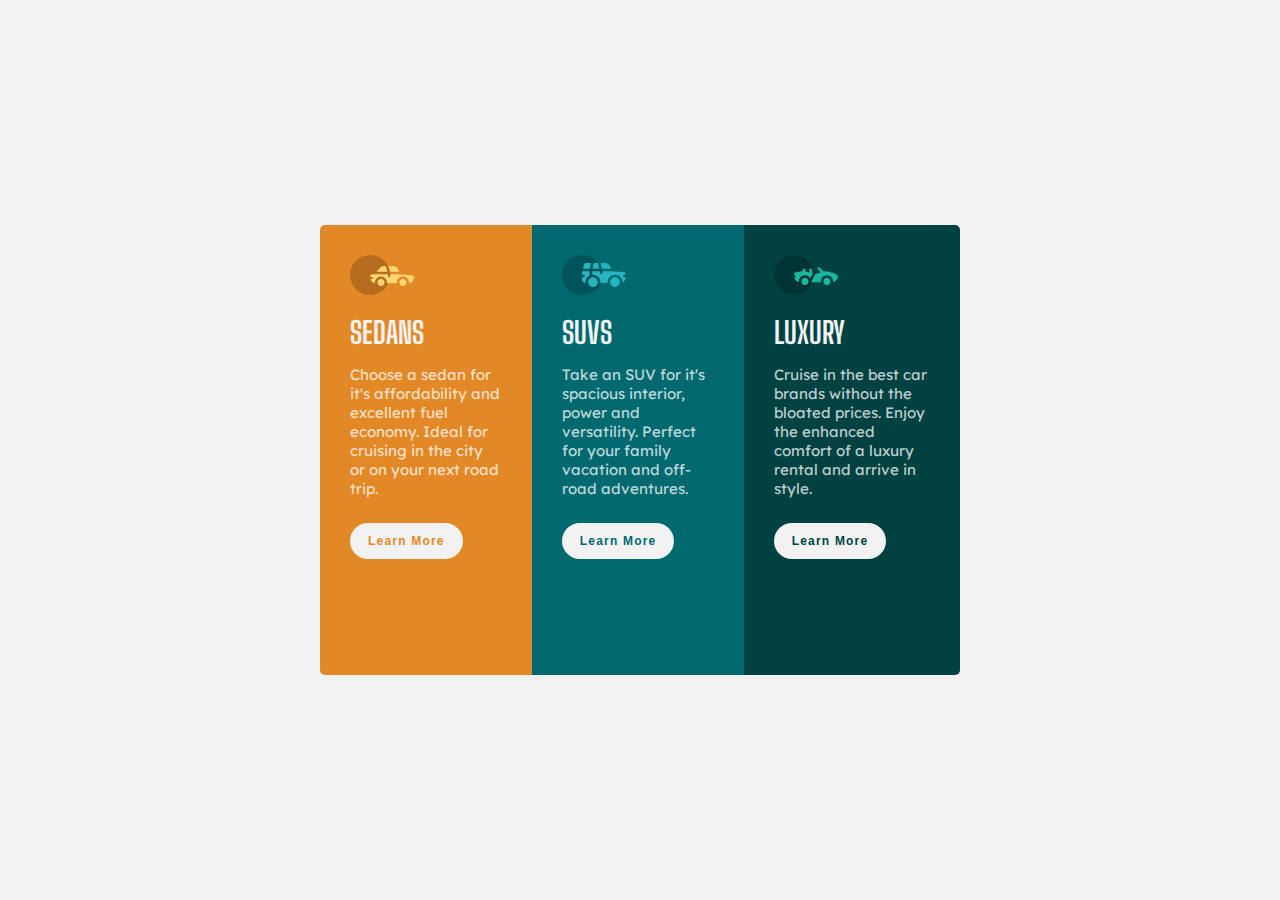
<file: index.html>
<!DOCTYPE html>
<html lang="en">
  <head>
    <meta charset="UTF-8" />
    <meta http-equiv="X-UA-Compatible" content="IE=edge" />
    <meta name="viewport" content="width=device-width, initial-scale=1.0" />
    <title>PhotoCard</title>
    <link href="styles.css" type="text/css" rel="stylesheet" />
    <link href="../Layout_Task/images/favicon-32x32.png" type="img/icon/png" rel="icon" />
    <link rel="stylesheet" href="https://fonts.googleapis.com/css2?family=Big+Shoulders+Display:wght@700&family=Lexend+Deca&display=swap" type="font"/>
    <link rel="preconnect" href="https://fonts.googleapis.com" />
    <link rel="preconnect" href="https://fonts.gstatic.com">
  </head>
  <body>
    <main>
      <div class="layout-container">
        <div class="sedans-card">
          <img
            src="../Layout_Task/images/icon-sedans.svg"
            type="img/icon/svg"
            alt="sedans-icon"
          />
          <h1>SEDANS</h1>
          <p>
            Choose a sedan for it's affordability and excellent fuel economy.
            Ideal for cruising in the city or on your next road trip.
          </p>
          <button id="sedan-btn">Learn More</button>
        </div>
        <div class="suvs-card">
          <img
            src="../Layout_Task/images/icon-suvs.svg"
            type="img/icon/svg"
            alt="suvs-icon"
          />
          <h1>SUVS</h1>
          <p>
            Take an SUV for it's spacious interior, power and versatility.
            Perfect for your family vacation and off-road adventures.
          </p>
          <button id="suv-btn">Learn More</button>
        </div>
        <div class="luxury-card">
          <img
            src="../Layout_Task/images/icon-luxury.svg"
            type="img/icon/svg"
            alt="luxury-icon"
          />
          <h1>LUXURY</h1>
          <p>
            Cruise in the best car brands without the bloated prices. Enjoy the
            enhanced comfort of a luxury rental and arrive in style.
          </p>
          <button id="luxury-btn">Learn More</button>
        </div>
      </div>
    </main>
  </body>
</html>
</file>
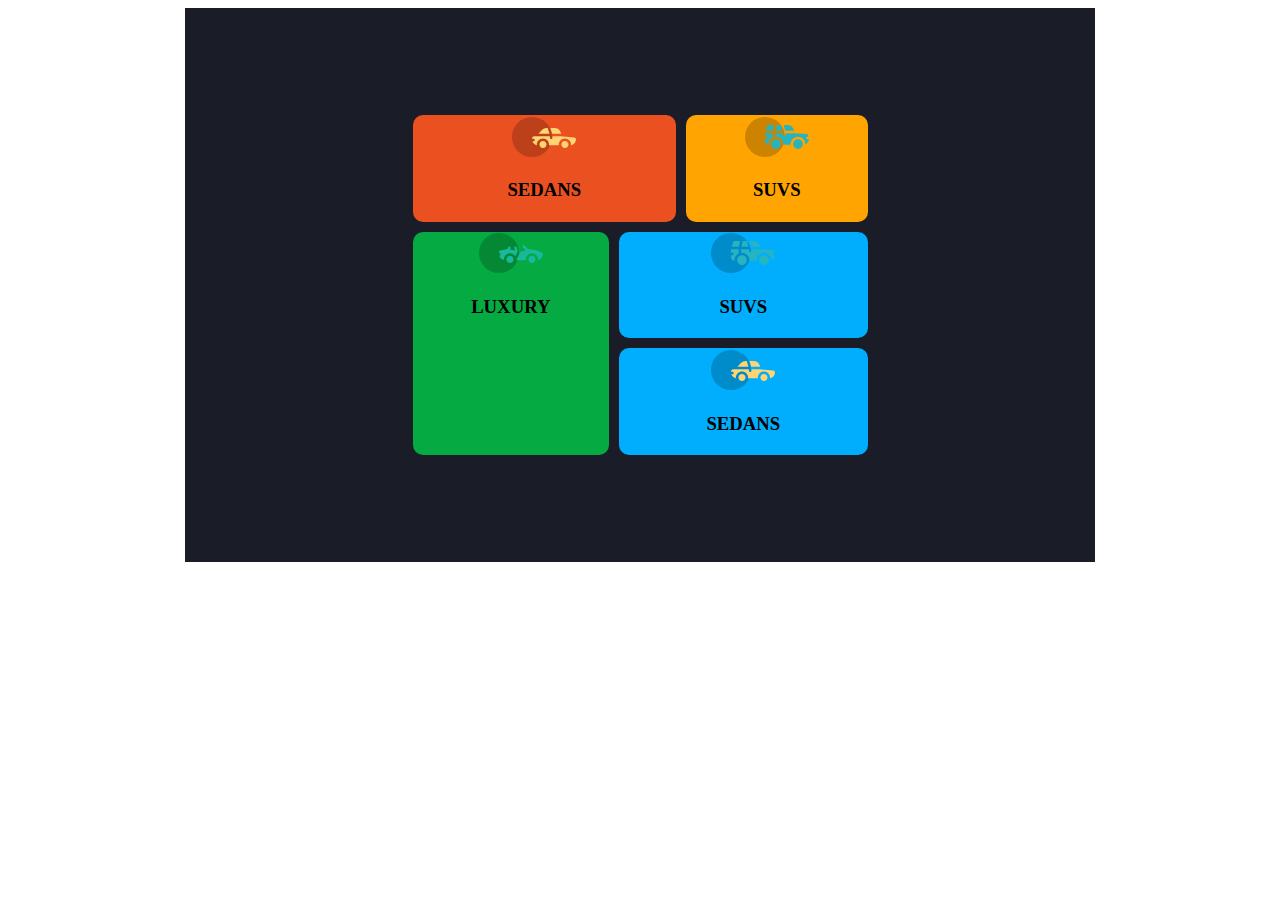
<file: grid.html>
<!DOCTYPE html>
<html lang="en">
<head>
    <meta charset="UTF-8">
    <meta http-equiv="X-UA-Compatible" content="IE=edge">
    <meta name="viewport" content="width=device-width, initial-scale=1.0">
    <title>CSS Grid</title>
    <link rel="stylesheet" href="grid-styles.css">
    <link href="../Layout_Task/images/favicon-32x32.png" type="img/icon/png" rel="icon" />
</head>
<body class="grid-body">
    <main class="main-container">
        <div class="grid-container">
                <div class="item-a">
                        <img src="../Layout_Task/images/icon-sedans.svg" alt="sedan car">
                        <h3>SEDANS</h3>
                </div>
                <div class="item-b">
                        <img src="./images/icon-suvs.svg" alt="suv car">
                        <h3>SUVS</h3>
                </div>
                <div class="item-c">
                        <img src="./images/icon-luxury.svg" alt="luxury car">
                        <h3>LUXURY</h3>
                </div>
                <div class="item-d">
                        <img src="./images/icon-suvs.svg" alt="suv car">
                        <h3>SUVS</h3>
                </div>
                <div class="item-e">
                        <img src="./images/icon-sedans.svg" alt="sedan car">
                        <h3>SEDANS</h3>
                </div>
        </div>
</main>
</body>
</html>
</file>
<file: styles.css>
@import url("https://fonts.googleapis.com/css2?family=Big+Shoulders+Display:wght@700&family=Lexend+Deca&display=swap");

* {
  margin: 0;
  padding: 0;
  box-sizing: border-box;
}
main {
  font-size: 15px;
  width: 100%;
}
body {
  background-color: hsl(0, 0%, 95%);
}
.layout-container {
  position: relative;
  margin: auto;
  display: flex;
  width: 50%;
  justify-items: center;
  align-items: center;
  height: 100vh;
  color: white;
}
.sedans-card {
  padding: 2em;
  height: 30em;
  border-radius: 5px 0 0 5px;
  background-color: hsl(31, 77%, 52%);
  color: white;
}
.suvs-card {
  padding: 2em;
  height: 30em;
  background-color: hsl(184, 100%, 22%);
  color: white;
}
.luxury-card {
  padding: 2em;
  height: 30em;
  border-radius: 0 5px 5px 0;
  background-color: hsl(179, 100%, 13%);
  color: white;
}
p {
  font-family: Lexend Deca;
  color: hsla(0, 0%, 100%, 0.75);
  font-size: 15px;
  padding-bottom: 25px;
}
.sedans-card button {
  color: hsl(31, 77%, 52%);
}

.suvs-card button {
  color: hsl(184, 100%, 22%);
}

.luxury-card button {
  color: hsl(179, 100%, 13%);
}

button {
  background-color: hsl(0, 0%, 95%);
  letter-spacing: 0.1em;
  padding: 0.5rem 1rem;
  margin-left: 0;
  align-items: center;
  display: inline-flex;
  border-width: 2px;
  text-decoration: none;
  cursor: pointer;
  font-size: 0.75rem;
  font-weight: 700;
  line-height: 1rem;
  border-radius: 9999px;
  border-color: transparent;
}

button:hover {
  background-color: transparent;
  border-color: white;
  color: white;
}
h1 {
  font-family: Big Shoulders Display;
  color: hsla(0, 0%, 95%);
  padding: 15px 0px;
}
</file>
<file: grid-styles.css>
/* For The Grid layout */

/*---------- CSS Grid ----------*/

.main-container {
    background-color: #1a1c28;
    display: flex;
    position: relative;
    justify-content: center;
    place-items: center;
    width: 910px;
    height: 554px;
    margin: auto;
  }
  .grid-container {
    display: grid;
    grid-template-areas:
      "a a a b b"
      "a a a b b"
      "c c d d d"
      "c c e e e";
    gap: 10px;
    margin: auto;
    width: 50%;

  }
  .grid-container div {
    padding: 0.1rem;
    text-align: center;
    border-radius: 10px;
  }
  
  .item-a {
    background-color: #eb5020;
    grid-area: a;
    padding-left: 2em;
  }
  
  .item-b {
    background-color: #ffa401;
    grid-area: b;
  }
  
  .item-c {
    background-color: #05aa42;
    grid-area: c;
  }
  
  .item-d {
    background-color: #01aefd;
    grid-area: d;
  }
  
  .item-e {
    background-color: #01aefd;
    grid-area: e;
  }
</file>
